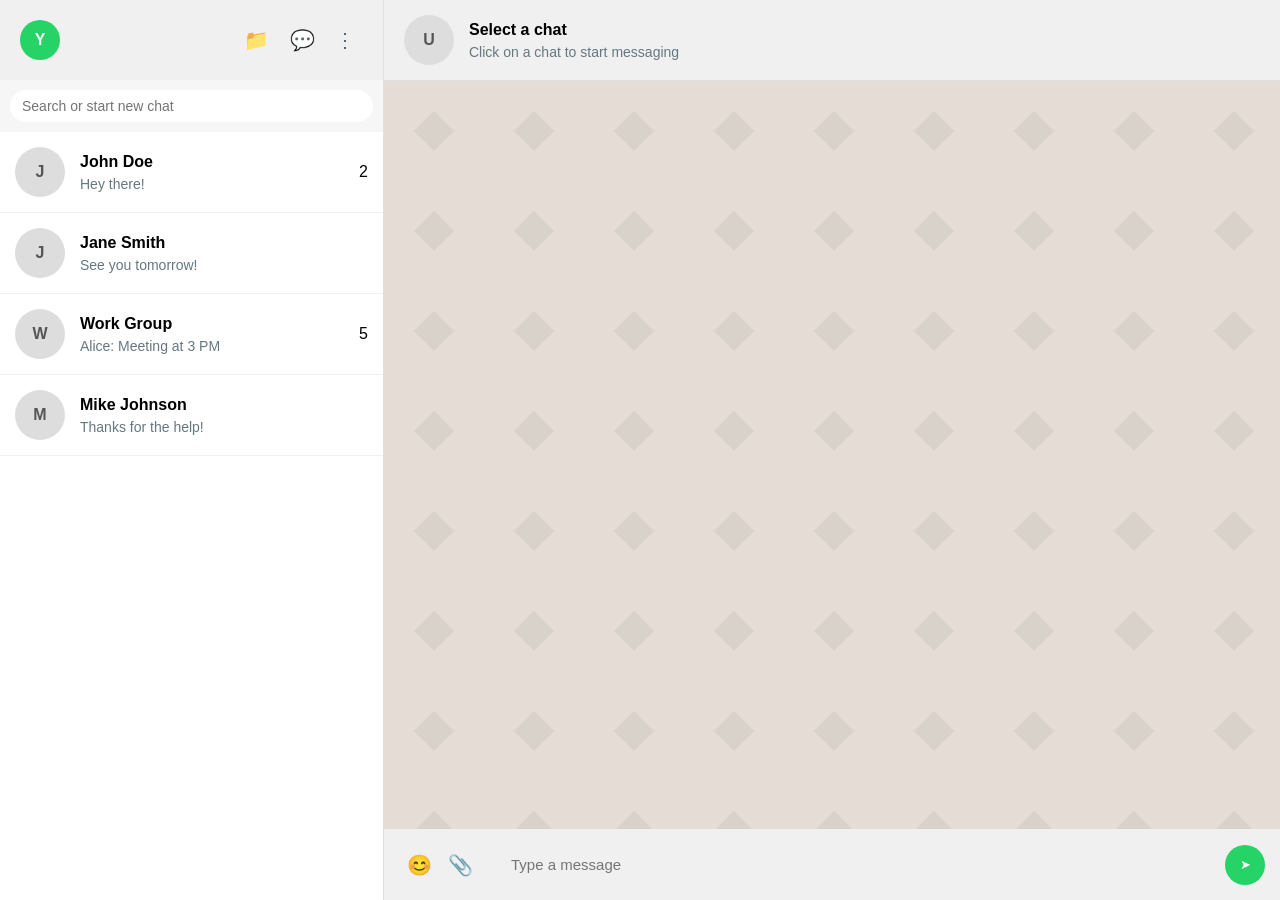
<file: index.html>
<!DOCTYPE html>
<html lang="en">
<head>
    <meta charset="UTF-8">
    <meta name="viewport" content="width=device-width, initial-scale=1.0">
    <title>WhatsApp Clone</title>
    <style>
        * {
            margin: 0;
            padding: 0;
            box-sizing: border-box;
        }

        body {
            font-family: 'Segoe UI', Tahoma, Geneva, Verdana, sans-serif;
            background: #e5ddd5;
            height: 100vh;
        }

        .app-container {
            display: flex;
            height: 100vh;
            max-width: 1400px;
            margin: 0 auto;
            background: #fff;
            box-shadow: 0 1px 1px rgba(0,0,0,0.06);
        }

        /* Sidebar */
        .sidebar {
            width: 30%;
            background: #fff;
            border-right: 1px solid #e0e0e0;
            display: flex;
            flex-direction: column;
        }

        .sidebar-header {
            padding: 20px;
            background: #f0f0f0;
            display: flex;
            align-items: center;
            justify-content: space-between;
        }

        .user-avatar {
            width: 40px;
            height: 40px;
            border-radius: 50%;
            background: #25d366;
            display: flex;
            align-items: center;
            justify-content: center;
            color: white;
            font-weight: bold;
        }

        .search-box {
            padding: 10px;
            background: #f6f6f6;
        }

        .search-box input {
            width: 100%;
            padding: 8px 12px;
            border: none;
            border-radius: 20px;
            background: #fff;
            font-size: 14px;
        }

        .chat-list {
            flex: 1;
            overflow-y: auto;
        }

        .chat-item {
            padding: 15px;
            border-bottom: 1px solid #f0f0f0;
            display: flex;
            align-items: center;
            cursor: pointer;
        }

        .chat-item:hover {
            background: #f5f5f5;
        }

        .chat-avatar {
            width: 50px;
            height: 50px;
            border-radius: 50%;
            background: #ddd;
            margin-right: 15px;
            display: flex;
            align-items: center;
            justify-content: center;
            font-weight: bold;
            color: #555;
        }

        .chat-info {
            flex: 1;
        }

        .chat-name {
            font-weight: 600;
            margin-bottom: 5px;
        }

        .last-message {
            color: #667781;
            font-size: 14px;
        }

        /* Chat Area */
        .chat-area {
            flex: 1;
            display: flex;
            flex-direction: column;
            background: #e5ddd5;
        }

        .chat-header {
            padding: 15px 20px;
            background: #f0f0f0;
            display: flex;
            align-items: center;
            border-bottom: 1px solid #e0e0e0;
        }

        .messages-container {
            flex: 1;
            padding: 20px;
            overflow-y: auto;
            background-image: url('data:image/svg+xml,<svg xmlns="http://www.w3.org/2000/svg" width="100" height="100" opacity="0.05"><path fill="%23000" d="M30 50 L50 30 L70 50 L50 70 Z"/></svg>');
        }

        .message {
            max-width: 65%;
            padding: 8px 12px;
            margin-bottom: 10px;
            border-radius: 7.5px;
            position: relative;
            word-wrap: break-word;
        }

        .message.sent {
            background: #dcf8c6;
            margin-left: auto;
            border-top-right-radius: 0;
        }

        .message.received {
            background: #fff;
            margin-right: auto;
            border-top-left-radius: 0;
        }

        .message-time {
            font-size: 11px;
            color: #667781;
            text-align: right;
            margin-top: 5px;
        }

        .input-area {
            padding: 15px;
            background: #f0f0f0;
            display: flex;
            align-items: center;
        }

        .message-input {
            flex: 1;
            padding: 12px 20px;
            border: none;
            border-radius: 20px;
            margin: 0 10px;
            font-size: 15px;
        }

        .send-button {
            background: #25d366;
            border: none;
            width: 40px;
            height: 40px;
            border-radius: 50%;
            color: white;
            cursor: pointer;
            display: flex;
            align-items: center;
            justify-content: center;
        }

        .icon-button {
            background: none;
            border: none;
            font-size: 20px;
            color: #54656f;
            cursor: pointer;
            padding: 8px;
        }
    </style>
</head>
<body>
    <div class="app-container">
        <!-- Sidebar -->
        <div class="sidebar">
            <div class="sidebar-header">
                <div class="user-avatar">Y</div>
                <div>
                    <button class="icon-button">📁</button>
                    <button class="icon-button">💬</button>
                    <button class="icon-button">⋮</button>
                </div>
            </div>
            
            <div class="search-box">
                <input type="text" placeholder="Search or start new chat">
            </div>
            
            <div class="chat-list" id="chatList">
                <!-- Chat items will be populated by JavaScript -->
            </div>
        </div>

        <!-- Chat Area -->
        <div class="chat-area">
            <div class="chat-header">
                <div class="chat-avatar" id="currentChatAvatar">U</div>
                <div class="chat-info">
                    <div class="chat-name" id="currentChatName">Select a chat</div>
                    <div class="last-message">Click on a chat to start messaging</div>
                </div>
            </div>
            
            <div class="messages-container" id="messagesContainer">
                <!-- Messages will be populated by JavaScript -->
            </div>
            
            <div class="input-area">
                <button class="icon-button">😊</button>
                <button class="icon-button">📎</button>
                <input type="text" class="message-input" id="messageInput" placeholder="Type a message" disabled>
                <button class="send-button" id="sendButton">➤</button>
            </div>
        </div>
    </div>

    <script>
        // Sample data
        const chats = [
            { id: 1, name: "John Doe", avatar: "J", lastMessage: "Hey there!", unread: 2 },
            { id: 2, name: "Jane Smith", avatar: "J", lastMessage: "See you tomorrow!", unread: 0 },
            { id: 3, name: "Work Group", avatar: "W", lastMessage: "Alice: Meeting at 3 PM", unread: 5 },
            { id: 4, name: "Mike Johnson", avatar: "M", lastMessage: "Thanks for the help!", unread: 0 }
        ];

        const messages = {
            1: [
                { id: 1, text: "Hey there!", sender: "them", time: "10:30 AM" },
                { id: 2, text: "Hi John! How are you?", sender: "me", time: "10:31 AM" },
                { id: 3, text: "I'm good! Working on some new projects.", sender: "them", time: "10:32 AM" }
            ],
            2: [
                { id: 1, text: "Don't forget the meeting tomorrow!", sender: "them", time: "9:15 AM" },
                { id: 2, text: "I'll be there. What time?", sender: "me", time: "9:16 AM" },
                { id: 3, text: "10 AM sharp! See you then!", sender: "them", time: "9:17 AM" }
            ],
            3: [
                { id: 1, text: "Team meeting scheduled for Friday", sender: "Alice", time: "3:20 PM" },
                { id: 2, text: "I'll prepare the presentation", sender: "Bob", time: "3:22 PM" }
            ],
            4: [
                { id: 1, text: "Thanks for helping with the project!", sender: "them", time: "4:45 PM" },
                { id: 2, text: "No problem! Happy to help.", sender: "me", time: "4:46 PM" }
            ]
        };

        let currentChatId = null;

        // Initialize chat list
        function initializeChatList() {
            const chatList = document.getElementById('chatList');
            chatList.innerHTML = '';
            
            chats.forEach(chat => {
                const chatItem = document.createElement('div');
                chatItem.className = 'chat-item';
                chatItem.onclick = () => selectChat(chat.id);
                
                chatItem.innerHTML = `
                    <div class="chat-avatar">${chat.avatar}</div>
                    <div class="chat-info">
                        <div class="chat-name">${chat.name}</div>
                        <div class="last-message">${chat.lastMessage}</div>
                    </div>
                    ${chat.unread > 0 ? `<div class="unread-badge">${chat.unread}</div>` : ''}
                `;
                
                chatList.appendChild(chatItem);
            });
        }

        // Select chat
        function selectChat(chatId) {
            currentChatId = chatId;
            const chat = chats.find(c => c.id === chatId);
            
            document.getElementById('currentChatName').textContent = chat.name;
            document.getElementById('currentChatAvatar').textContent = chat.avatar;
            document.getElementById('messageInput').disabled = false;
            
            displayMessages(chatId);
        }

        // Display messages
        function displayMessages(chatId) {
            const messagesContainer = document.getElementById('messagesContainer');
            const chatMessages = messages[chatId] || [];
            
            messagesContainer.innerHTML = '';
            
            chatMessages.forEach(message => {
                const messageDiv = document.createElement('div');
                messageDiv.className = `message ${message.sender === 'me' ? 'sent' : 'received'}`;
                
                messageDiv.innerHTML = `
                    <div class="message-text">${message.text}</div>
                    <div class="message-time">${message.time}</div>
                `;
                
                messagesContainer.appendChild(messageDiv);
            });
            
            // Scroll to bottom
            messagesContainer.scrollTop = messagesContainer.scrollHeight;
        }

        // Send message
        function sendMessage() {
            const input = document.getElementById('messageInput');
            const text = input.value.trim();
            
            if (text && currentChatId) {
                const now = new Date();
                const time = now.toLocaleTimeString([], { hour: '2-digit', minute: '2-digit' });
                
                // Add message to UI
                const messagesContainer = document.getElementById('messagesContainer');
                const messageDiv = document.createElement('div');
                messageDiv.className = 'message sent';
                messageDiv.innerHTML = `
                    <div class="message-text">${text}</div>
                    <div class="message-time">${time}</div>
                `;
                messagesContainer.appendChild(messageDiv);
                
                // Clear input
                input.value = '';
                
                // Scroll to bottom
                messagesContainer.scrollTop = messagesContainer.scrollHeight;
                
                // Simulate reply after 1-3 seconds
                setTimeout(() => {
                    const replies = [
                        "That's interesting!",
                        "I see what you mean",
                        "Let me think about that",
                        "Thanks for sharing!",
                        "I agree with you"
                    ];
                    const randomReply = replies[Math.floor(Math.random() * replies.length)];
                    
                    const replyDiv = document.createElement('div');
                    replyDiv.className = 'message received';
                    replyDiv.innerHTML = `
                        <div class="message-text">${randomReply}</div>
                        <div class="message-time">${new Date().toLocaleTimeString([], { hour: '2-digit', minute: '2-digit' })}</div>
                    `;
                    messagesContainer.appendChild(replyDiv);
                    messagesContainer.scrollTop = messagesContainer.scrollHeight;
                }, 1000 + Math.random() * 2000);
            }
        }

        // Event listeners
        document.getElementById('sendButton').addEventListener('click', sendMessage);
        document.getElementById('messageInput').addEventListener('keypress', (e) => {
            if (e.key === 'Enter') {
                sendMessage();
            }
        });

        // Initialize app
        initializeChatList();
    </script>
</body>
</html>
</file>
